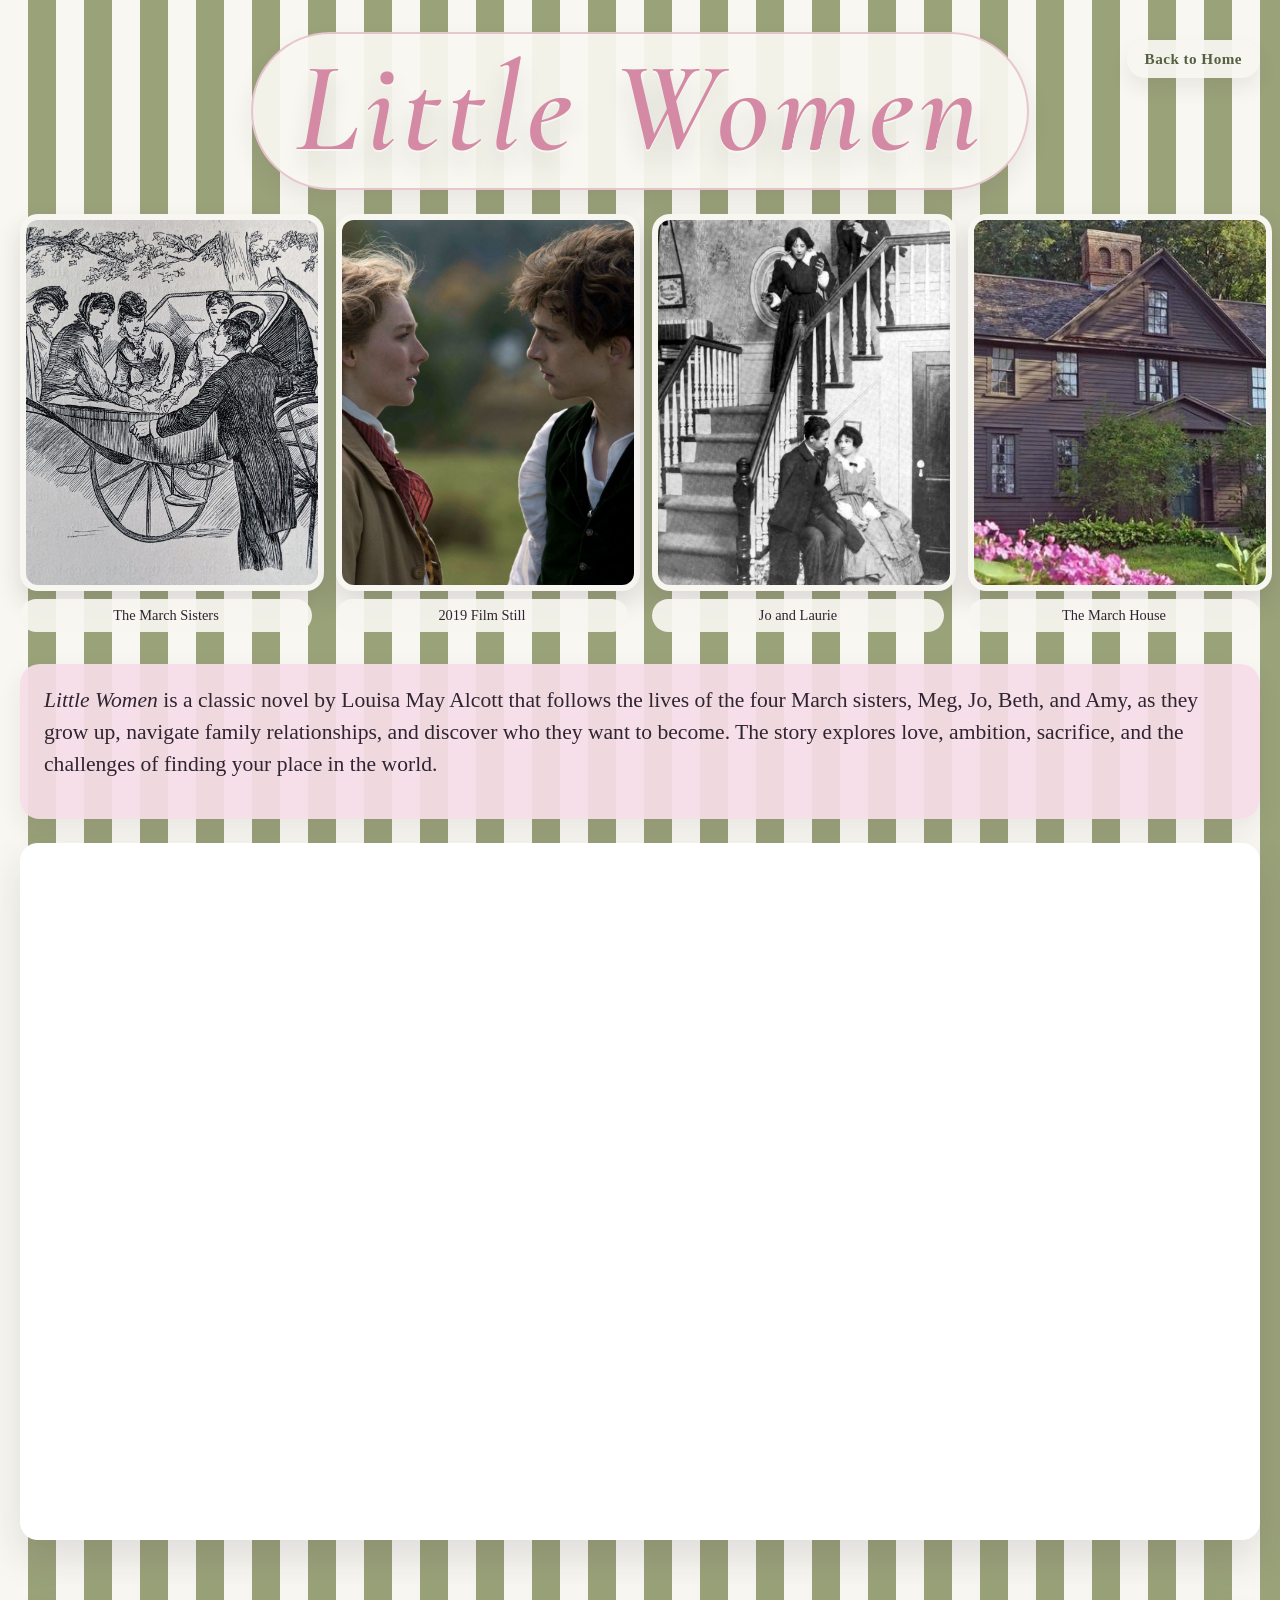
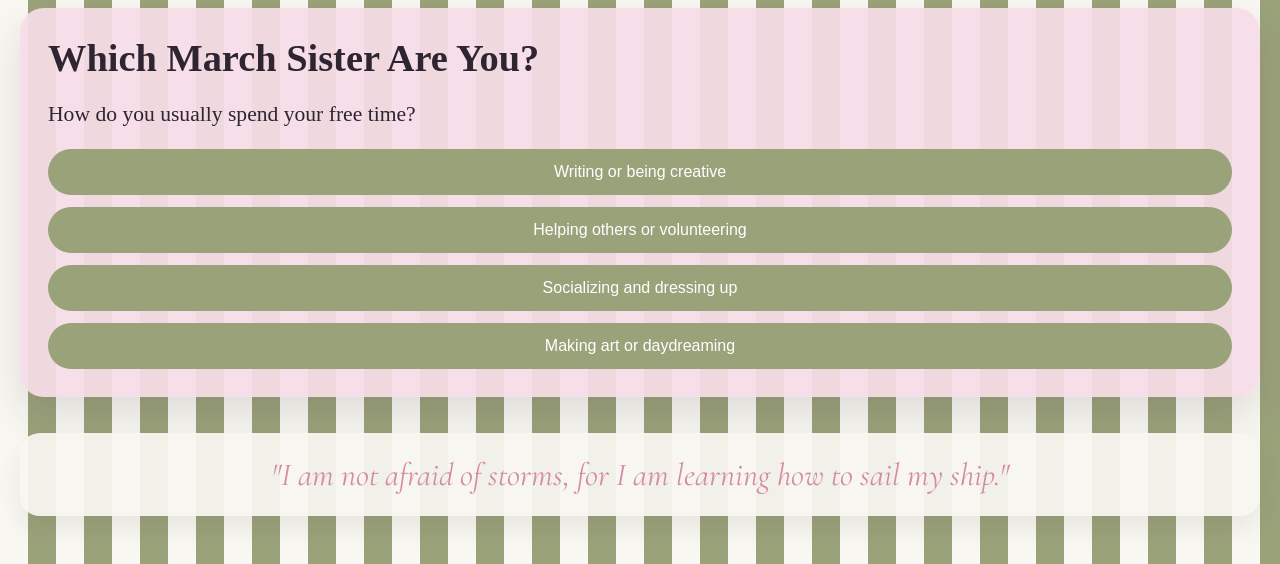
<file: little-women.html>
<!DOCTYPE html>
<html lang="en">
    <head>
        <meta charset="utf-8" />
        <meta name="viewport" content="width=device-width, initial-scale=1, shrink-to-fit=no" />
        <title>Little Women</title>
        <link rel="preconnect" href="https://fonts.googleapis.com" />
        <link rel="preconnect" href="https://fonts.gstatic.com" crossorigin />
        <link href="https://fonts.googleapis.com/css2?family=Cormorant+Garamond:wght@500;600;700&display=swap" rel="stylesheet" />
        <link href="css/little-women.css" rel="stylesheet" />
    </head>
    <body>
        <div class="page">
        <a class="back-home" href="index.html">Back to Home</a>
        <h1>Little Women</h1>
        <section class="image-gallery">
            <figure class="side-art">
                <img
                    src="assets/lw-march-sisters.jpg"
                    alt="Public-domain illustration of the March sisters from Little Women"
                />
                <figcaption>The March Sisters</figcaption>
            </figure>
            <figure class="side-art">
                <img
                    src="assets/lw-2019-film-still.jpg"
                    alt="Jo and Laurie in the 2019 Little Women film"
                />
                <figcaption>2019 Film Still</figcaption>
            </figure>
            <figure class="side-art">
                <img
                    src="assets/lw-jo-laurie-vintage.jpg"
                    alt="Public-domain Little Women stage image featuring Jo and Laurie"
                />
                <figcaption>Jo and Laurie</figcaption>
            </figure>
            <figure class="side-art">
                <img
                    src="assets/lw-march-house.jpg"
                    alt="The March House"
                />
                <figcaption>The March House</figcaption>
            </figure>
        </section>
        <div class="description-box">
            <p class="question">
                <em>Little Women</em> is a classic novel by Louisa May Alcott that follows the lives of the four March sisters, Meg, Jo, Beth, and Amy, as they grow up, navigate family relationships, and discover who they want to become. The story explores love, ambition, sacrifice, and the challenges of finding your place in the world.
            </p>
        </div>
        <iframe
            class="media-frame video-frame"
            src="https://www.youtube.com/embed/h6rFiaUncGk"
            title="Little Women YouTube video player"
            frameborder="0"
            allow="accelerometer; autoplay; clipboard-write; encrypted-media; gyroscope; picture-in-picture; web-share"
            referrerpolicy="strict-origin-when-cross-origin"
            allowfullscreen
        ></iframe>
        <div class="viz-wrap">
        <div class='tableauPlaceholder' id='viz1776453715463' style='position: relative'>
            <noscript><a href='#'><img alt='Word Cloud for Little Women Novel ' src='https://public.tableau.com/static/images/Wo/WordCloudforLittleWomenNovel/Sheet1/1_rss.png' style='border: none' /></a></noscript>
            <object class='tableauViz' style='display:none;'>
                <param name='host_url' value='https%3A%2F%2Fpublic.tableau.com%2F' />
                <param name='embed_code_version' value='3' />
                <param name='site_root' value='' />
                <param name='name' value='WordCloudforLittleWomenNovel/Sheet1' />
                <param name='tabs' value='no' />
                <param name='toolbar' value='yes' />
                <param name='static_image' value='https://public.tableau.com/static/images/Wo/WordCloudforLittleWomenNovel/Sheet1/1.png' />
                <param name='animate_transition' value='yes' />
                <param name='display_static_image' value='yes' />
                <param name='display_spinner' value='yes' />
                <param name='display_overlay' value='yes' />
                <param name='display_count' value='yes' />
                <param name='language' value='en-US' />
            </object>
        </div>
        </div>
        <section class="quiz-shell">
            <div id="quiz-app"></div>
        </section>
        <blockquote class="page-quote">
            "I am not afraid of storms, for I am learning how to sail my ship."
        </blockquote>
        </div>
        <script type='text/javascript'>
            var divElement = document.getElementById('viz1776453715463');
            var vizElement = divElement.getElementsByTagName('object')[0];
            vizElement.style.width = '100%';
            vizElement.style.height = (divElement.offsetWidth * 0.75) + 'px';
            var scriptElement = document.createElement('script');
            scriptElement.src = 'https://public.tableau.com/javascripts/api/viz_v1.js';
            vizElement.parentNode.insertBefore(scriptElement, vizElement);
        </script>
        <script>
            const questions = [
                {
                    question: "How do you usually spend your free time?",
                    options: [
                        { text: "Writing or being creative", type: "Jo" },
                        { text: "Helping others or volunteering", type: "Beth" },
                        { text: "Socializing and dressing up", type: "Meg" },
                        { text: "Making art or daydreaming", type: "Amy" }
                    ]
                },
                {
                    question: "What is your biggest strength?",
                    options: [
                        { text: "Independence", type: "Jo" },
                        { text: "Kindness", type: "Beth" },
                        { text: "Responsibility", type: "Meg" },
                        { text: "Ambition", type: "Amy" }
                    ]
                },
                {
                    question: "Pick a flaw you relate to:",
                    options: [
                        { text: "Stubbornness", type: "Jo" },
                        { text: "Shyness", type: "Beth" },
                        { text: "Vanity", type: "Meg" },
                        { text: "Jealousy", type: "Amy" }
                    ]
                },
                {
                    question: "What motivates you most?",
                    options: [
                        { text: "Freedom and passion", type: "Jo" },
                        { text: "Love and family", type: "Beth" },
                        { text: "Stability and comfort", type: "Meg" },
                        { text: "Success and recognition", type: "Amy" }
                    ]
                }
            ];

            const descriptions = {
                Jo: "You are Jo March! Bold, independent, and passionate about your dreams.",
                Beth: "You are Beth March! Gentle, kind, and deeply caring.",
                Meg: "You are Meg March! Responsible, loving, and value family and stability.",
                Amy: "You are Amy March! Artistic, ambitious, and driven to succeed."
            };

            const state = {
                current: 0,
                answers: [],
                result: null
            };

            const quizApp = document.getElementById("quiz-app");

            function calculateResult(answers) {
                const count = {};

                answers.forEach((answer) => {
                    count[answer] = (count[answer] || 0) + 1;
                });

                return Object.keys(count).reduce((a, b) => (count[a] > count[b] ? a : b));
            }

            function handleAnswer(type) {
                state.answers.push(type);

                if (state.current + 1 < questions.length) {
                    state.current += 1;
                } else {
                    state.result = calculateResult(state.answers);
                }

                renderQuiz();
            }

            function restartQuiz() {
                state.current = 0;
                state.answers = [];
                state.result = null;
                renderQuiz();
            }

            function renderQuiz() {
                if (!state.result) {
                    const currentQuestion = questions[state.current];
                    const optionsMarkup = currentQuestion.options
                        .map(
                            (option) =>
                                `<button class="quiz-button" data-type="${option.type}">${option.text}</button>`
                        )
                        .join("");

                    quizApp.innerHTML = `
                        <h2>Which March Sister Are You?</h2>
                        <p class="question">${currentQuestion.question}</p>
                        <div class="answers">${optionsMarkup}</div>
                    `;

                    quizApp.querySelectorAll(".quiz-button").forEach((button) => {
                        button.addEventListener("click", () => handleAnswer(button.dataset.type));
                    });
                } else {
                    quizApp.innerHTML = `
                        <div class="result">
                            <h2>Your Result</h2>
                            <p>${descriptions[state.result]}</p>
                            <button class="quiz-button" id="restart-quiz">Retake Quiz</button>
                        </div>
                    `;

                    document.getElementById("restart-quiz").addEventListener("click", restartQuiz);
                }
            }

            renderQuiz();
        </script>
    </body>
</html>
</file>
<file: css/little-women.css>
body {
  margin: 0;
  padding: 32px 20px 48px;
  font-family: Georgia, "Times New Roman", serif;
  background:
    repeating-linear-gradient(
      90deg,
      #f8f7f1 0,
      #f8f7f1 28px,
      #9aa27a 28px,
      #9aa27a 56px
    );
  color: #2f2431;
}

.page {
  max-width: 1320px;
  margin: 0 auto;
  position: relative;
  z-index: 1;
}

.back-home {
  position: absolute;
  top: 8px;
  right: 0;
  display: inline-block;
  padding: 10px 18px;
  border-radius: 999px;
  background: rgba(248, 247, 241, 0.94);
  color: #556043;
  font-size: 0.95rem;
  font-weight: 600;
  letter-spacing: 0.03em;
  text-decoration: none;
  box-shadow: 0 10px 20px rgba(47, 36, 49, 0.08);
}

.back-home:hover {
  background: #ffffff;
}

.image-gallery {
  display: grid;
  grid-template-columns: repeat(4, minmax(220px, 1fr));
  gap: 24px;
  align-items: start;
  margin: 0 0 32px;
  justify-content: center;
}

.side-art {
  margin: 0;
}

.side-art img {
  display: block;
  width: 100%;
  border-radius: 18px;
  border: 6px solid rgba(248, 247, 241, 0.92);
  box-shadow: 0 12px 26px rgba(47, 36, 49, 0.14);
  background: #f8f7f1;
  aspect-ratio: 4 / 5;
  object-fit: cover;
}

.side-art figcaption {
  margin-top: 8px;
  padding: 8px 10px;
  border-radius: 999px;
  background: rgba(248, 247, 241, 0.92);
  color: #2f2431;
  font-size: 0.9rem;
  text-align: center;
}

h1 {
  margin: 0 0 24px;
  font-family: "Cormorant Garamond", Georgia, serif;
  font-size: clamp(5rem, 10vw, 8.25rem);
  font-weight: 600;
  font-style: italic;
  letter-spacing: 0.045em;
  line-height: 0.95;
  text-align: center;
  color: #d48aa5;
  display: table;
  padding: 14px 42px 18px;
  margin-left: auto;
  margin-right: auto;
  border: 2px solid rgba(214, 138, 165, 0.45);
  border-radius: 999px;
  background: rgba(248, 247, 241, 0.94);
  text-shadow: 0 2px 0 rgba(248, 247, 241, 0.95), 0 14px 24px rgba(47, 36, 49, 0.12);
  box-shadow: 0 12px 24px rgba(47, 36, 49, 0.08);
}

.media-frame {
  width: 100%;
  border: 0;
  border-radius: 18px;
  box-shadow: 0 18px 40px rgba(47, 36, 49, 0.12);
  background: #ffffff;
}

.video-frame {
  aspect-ratio: 16 / 9;
  margin-bottom: 28px;
}

.description-box {
  margin: 0 0 24px;
  padding: 20px 24px;
  border-radius: 20px;
  background: rgba(247, 222, 232, 0.92);
  box-shadow: 0 10px 24px rgba(47, 36, 49, 0.08);
}

.viz-wrap {
  margin-bottom: 36px;
}

.quiz-shell {
  padding: 28px;
  border-radius: 24px;
  background: rgba(247, 222, 232, 0.92);
  box-shadow: 0 18px 40px rgba(47, 36, 49, 0.12);
}

.quiz-shell h2 {
  margin: 0 0 18px;
  font-size: clamp(1.6rem, 3vw, 2.4rem);
}

.question {
  margin: 0 0 18px;
  font-size: 1.35rem;
  line-height: 1.5;
}

.answers {
  display: grid;
  gap: 12px;
}

.quiz-button {
  width: 100%;
  padding: 14px 18px;
  border: 0;
  border-radius: 999px;
  background: #9aa27a;
  color: #fff;
  font-size: 1rem;
  cursor: pointer;
  transition: transform 0.15s ease, background 0.15s ease;
}

.quiz-button:hover {
  background: #838c64;
  transform: translateY(-1px);
}

.result {
  text-align: center;
}

.result p {
  margin: 0 0 18px;
  font-size: 1.15rem;
  line-height: 1.6;
}

.page-quote {
  margin: 36px 0 0;
  padding: 22px 24px;
  border-radius: 20px;
  background: rgba(248, 247, 241, 0.94);
  color: #d48aa5;
  font-family: "Cormorant Garamond", Georgia, serif;
  font-size: 2rem;
  font-style: italic;
  text-align: center;
  box-shadow: 0 12px 24px rgba(47, 36, 49, 0.08);
}

@media (max-width: 1200px) {
  .image-gallery {
    grid-template-columns: repeat(3, minmax(0, 1fr));
  }
}

@media (max-width: 900px) {
  .image-gallery {
    grid-template-columns: repeat(2, minmax(0, 1fr));
  }
}

@media (max-width: 640px) {
  body {
    padding: 24px 14px 36px;
  }

  .quiz-shell {
    padding: 20px;
  }

  .question {
    font-size: 1.15rem;
  }

  .image-gallery {
    grid-template-columns: 1fr;
    gap: 18px;
  }
}
</file>
